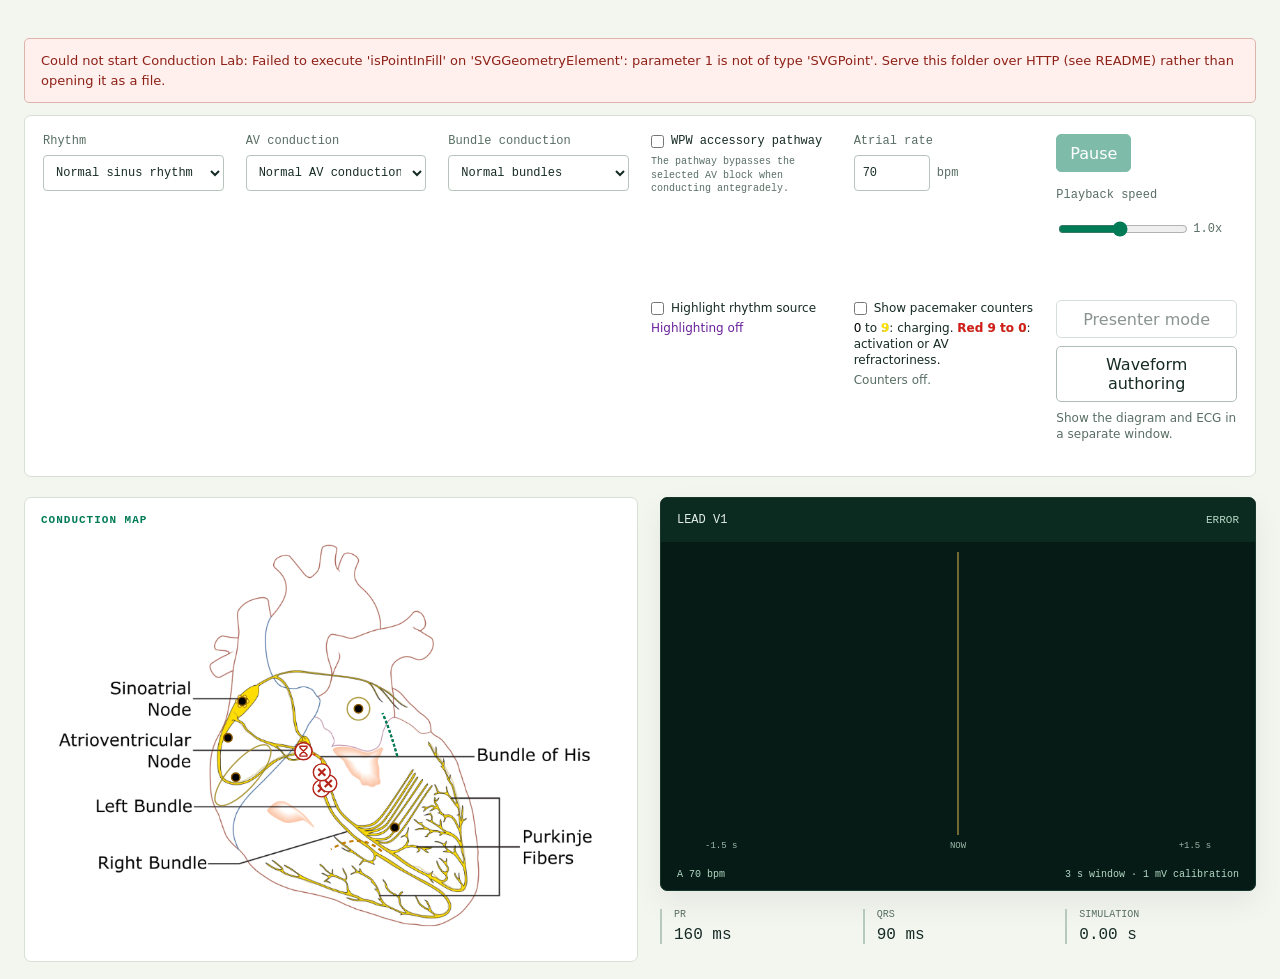
<file: index.html>
<!doctype html>
<html lang="en">
  <head>
    <meta charset="utf-8" />
    <meta name="viewport" content="width=device-width, initial-scale=1" />
    <title>Conduction Lab</title>
    <link rel="stylesheet" href="style.css?v=1" />
  </head>
  <body>
    <main class="app-shell">
      <div id="error-message" class="notice error" role="alert" hidden></div>
      <section class="scenario-bar" aria-label="Rhythm and conduction scenario">
        <label class="field">Rhythm
          <select id="rhythm-pattern">
            <option value="sinus">Normal sinus rhythm</option>
            <option value="wandering">Wandering pacemaker</option>
            <option value="pac">Atrial premature beats (APB/PAC)</option>
            <option value="avnrt">AV nodal reentrant tachycardia (AVNRT)</option>
            <option value="avrt">AV reentrant tachycardia (AVRT)</option>
            <option value="atrial_tachy">Focal atrial tachycardia</option>
            <option value="multifocal_atrial_tachy">Multifocal atrial tachycardia (MAT)</option>
            <option value="flutter">Atrial flutter</option>
            <option value="afib">Atrial fibrillation (A Fib)</option>
            <option value="junctional">Junctional rhythm</option>
            <option value="junctional_tachy">Junctional tachycardia</option>
            <option value="vt">Ventricular tachycardia</option>
            <option value="pvc">Ventricular premature beats (PVCs)</option>
            <option value="vfib">Ventricular fibrillation (V Fib)</option>
          </select>
        </label>
        <div class="scenario-slot av-slot">
          <label class="field" id="av-field">AV conduction
            <select id="av-pattern" aria-describedby="av-reentry-note junctional-av-note">
              <option value="normal">Normal AV conduction</option>
              <option value="first">First-degree AV block</option>
              <option value="mobitz1">Second-degree: Mobitz I</option>
              <option value="mobitz2">Second-degree: Mobitz II</option>
              <option value="third">Third-degree AV block</option>
            </select>
            <small id="av-reentry-note" hidden>AV block controls are unavailable for these schematic rhythms.</small>
            <small id="junctional-av-note" hidden>AV block settings do not change junctional or retrograde timing in this simplified model, even in complete block.</small>
          </label>
          <label class="field refractory-field" id="refractory-field" hidden>
            <span>AV nodal refractory period</span>
            <span><input id="av-refractory" type="range" min="100" max="800" step="10" value="350" aria-describedby="refractory-note" /> <output id="refractory-value" for="av-refractory">350 ms</output></span>
            <small id="refractory-note">Longer refractory periods reduce AV nodal conduction.</small>
          </label>
        </div>
        <label class="field">Bundle conduction
          <select id="bundle-pattern">
            <option value="none">Normal bundles</option>
            <option value="rbbb">Right bundle branch block</option>
            <option value="lbbb">Left bundle branch block</option>
          </select>
        </label>
        <div class="scenario-slot wpw-slot">
          <div id="wpw-field" class="field">
            <label class="checkbox-label"><input id="wpw-enabled" type="checkbox" aria-describedby="wpw-note" /> WPW accessory pathway</label>
            <small id="wpw-note">The pathway bypasses the selected AV block when conducting antegradely.</small>
          </div>
        </div>
        <div class="scenario-slot rate-slot">
          <label class="field number-field" id="rate-field"><span id="rate-label">Atrial rate</span> <span><input id="heart-rate" type="number" min="40" max="120" value="70" /> bpm</span></label>
        </div>
        <div class="transport" role="group" aria-label="Playback controls">
          <button id="pause-button" class="primary-control" aria-pressed="false" disabled>Pause</button>
          <label class="field speed-field">Playback speed <input id="speed" type="range" min="0.1" max="2" step="0.1" value="1" /><output id="speed-value" for="speed">1.0x</output></label>
        </div>
        <div class="scenario-slot option-slot">
          <label class="field" id="pvc-focus-field" hidden>PVC focus
            <select id="pvc-focus"><option value="lv">Left ventricle</option><option value="rv">Right ventricle</option></select>
          </label>
          <label class="field number-field" id="pr-field" hidden>PR interval <span><input id="pr-interval" type="number" min="220" max="380" step="10" value="260" /> ms</span></label>
          <label class="field number-field" id="wenckebach-field" hidden>Initial PR <span><input id="wenckebach-pr" type="number" min="120" max="200" step="10" value="160" /> ms</span></label>
          <label class="field number-field" id="escape-field" hidden>Junctional escape <span><input id="escape-rate" type="number" min="20" max="60" value="40" /> bpm</span></label>
        </div>
        <div class="scenario-slot option-slot">
          <label class="field number-field" id="pr-step-field" hidden>Initial PR increment <span><input id="pr-step" type="number" min="20" max="60" step="10" value="40" /> ms</span></label>
        </div>
        <div class="scenario-slot option-slot">
          <label class="field" id="ratio-field" hidden>Conduction pattern
            <select id="conducted-beats"><option value="2">2 conducted, 1 blocked</option><option value="3" selected>3 conducted, 1 blocked</option><option value="4">4 conducted, 1 blocked</option><option value="5">5 conducted, 1 blocked</option></select>
          </label>
        </div>
        <div class="source-controls">
          <label class="checkbox-label"><input id="highlight-source" type="checkbox" aria-describedby="source-description" /> Highlight rhythm source</label>
          <span id="source-description">Highlighting off</span>
        </div>
        <div class="automaticity-controls">
          <label class="checkbox-label"><input id="show-automaticity" type="checkbox" aria-describedby="automaticity-legend automaticity-status" /> Show pacemaker counters</label>
          <span id="automaticity-legend"><span class="counter-zero">0</span> to <span class="counter-nine">9</span>: charging. <span class="counter-reset">Red 9 to 0</span>: activation or AV refractoriness.</span>
          <span id="automaticity-status">Counters off.</span>
        </div>
        <div class="display-actions">
          <button id="presenter-mode" aria-pressed="false" aria-describedby="presenter-status" disabled>Presenter mode</button>
          <button id="developer-toggle" aria-expanded="false" aria-controls="developer-panel">Waveform authoring</button>
          <span id="presenter-status" role="status">Show the diagram and ECG in a separate window.</span>
        </div>
      </section>
      <section class="teaching-grid" aria-label="Synchronized anatomy and ECG">
        <div class="anatomy-panel">
          <div class="section-heading">
            <span class="eyebrow">CONDUCTION MAP</span>
          </div>
          <svg id="anatomy" viewBox="0 0 822 566" role="img" aria-labelledby="anatomy-title anatomy-description">
            <title id="anatomy-title">Cardiac conduction system</title>
            <desc id="anatomy-description">Arrowheads show the direction of electrical impulses through the heart's conduction pathways. Ectopic atrial beats do not animate the atrial pathways. Circles mark atrial, AV nodal, and ventricular firing sites. Optional purple outlines identify modeled rhythm sources. Optional pacemaker counters illustrate charging from black 0 to yellow 9, with a red countdown during local activation in the atria, AV node, and each ventricle; they do not generate beats. In AF and flutter, the red AV countdown spans the selected refractory period and blocked inputs do not reset it. AF atrial digits show irregular local activation. Flutter counters follow reentry and the independent SA clock. RBBB delays right ventricular counters and LBBB delays left ventricular counters. Schematic loops show reentry during focal atrial tachycardia, flutter, and AVNRT. The left-sided accessory pathway is dashed green for AVRT and WPW; antegrade conduction initiates early left ventricular depolarization. AF with WPW illustrates atrial and ventricular fibrillation with schematic local counters. Blocked pathways are marked in red.</desc>
            <image href="CCS.png" width="822" height="566" />
            <g id="anatomy-overlays"></g>
          </svg>
        </div>
        <div class="rhythm-panel">
          <section class="monitor" aria-label="V1 rhythm strip">
            <div class="monitor-header"><span>LEAD V1</span><span id="monitor-status">LOADING</span></div>
            <div id="ecg-plot" role="img" aria-label="Continuous V1 rhythm strip with the current instant at its center, 1.5 seconds of history and 1.5 seconds of upcoming activity">
              <canvas id="ecg-canvas" aria-hidden="true"></canvas>
              <div id="ecg-waveform" aria-hidden="true"><div id="ecg-trace"></div></div>
              <div class="ecg-playhead" aria-hidden="true"></div>
              <div class="ecg-axis" aria-hidden="true"><span>-1.5 s</span><span>NOW</span><span>+1.5 s</span></div>
            </div>
            <div class="monitor-footer"><span id="readout">A 70 bpm</span><span>3 s window · 1 mV calibration</span></div>
          </section>
          <div class="measurements" aria-label="Electrical measurements">
            <div><span>PR</span><strong id="pr-readout">160 ms</strong></div>
            <div><span>QRS</span><strong id="qrs-readout">90 ms</strong></div>
            <div><span>SIMULATION</span><strong id="time-readout">0.00 s</strong></div>
          </div>
        </div>
      </section>
      <aside id="developer-panel" class="developer-panel" hidden aria-labelledby="authoring-title">
        <div class="panel-header"><div><p class="eyebrow">AUTHORING · SEPARATE FROM CONDUCTION RULES</p><h2 id="authoring-title">V1 waveform constructor</h2></div><button id="developer-close">Close authoring</button></div>
        <p class="small-note">Automatic morphology follows the selected bundle pattern. Custom morphology changes the ECG, not the conduction mechanism; rhythm-specific P-wave shapes still apply. PR comes from the scenario; QT and ventricular component durations come from this editor. Edits enter the recording from offscreen.</p>
        <div class="constructor-summary">
          <label class="field">Morphology <select id="waveform-select"><option value="automatic">Automatic V1</option></select></label>
          <button id="duplicate-waveform">Duplicate to edit</button>
        </div>
        <div id="custom-warning" class="notice" hidden>Custom morphology is active. It may not show the characteristic V1 appearance or QRS width of the selected bundle block. Choose Automatic V1 to restore the teaching templates.</div>
        <fieldset id="waveform-fields" disabled>
          <div class="constructor-summary">
            <label class="field name-field">Waveform name <input id="waveform-name" type="text" maxlength="80" /></label>
            <label class="field number-field">QT interval <span><input id="qt-interval" type="number" min="120" max="2000" step="1" /> ms</span></label>
          </div>
          <div class="segment-controls">
            <label class="field">PR offset (mV) <input id="pr-offset" type="range" min="-0.5" max="0.5" step="0.01" value="0" /><output id="pr-offset-value">0.00</output></label>
            <label class="field">ST offset (mV) <input id="st-offset" type="range" min="-0.5" max="0.5" step="0.01" value="0" /><output id="st-offset-value">0.00</output></label>
          </div>
          <div id="wave-editor" class="wave-editor"></div>
        </fieldset>
        <div class="developer-actions"><button id="save-waveform" class="primary-control" disabled>Save waveform</button><button id="delete-waveform" class="danger-button" disabled>Delete waveform</button><span class="action-spacer"></span><button id="export-waveforms">Export library</button><label class="file-button">Import library<input id="import-waveforms" type="file" accept="application/json" /></label></div>
        <p id="authoring-status" role="status" class="small-note"></p>
      </aside>
    </main>
    <script src="conduction.js?v=4"></script>
    <script src="ecg-strip.js?v=2"></script>
    <script src="automaticity.js?v=6"></script>
    <script src="script.js?v=14"></script>
  </body>
</html>
</file>
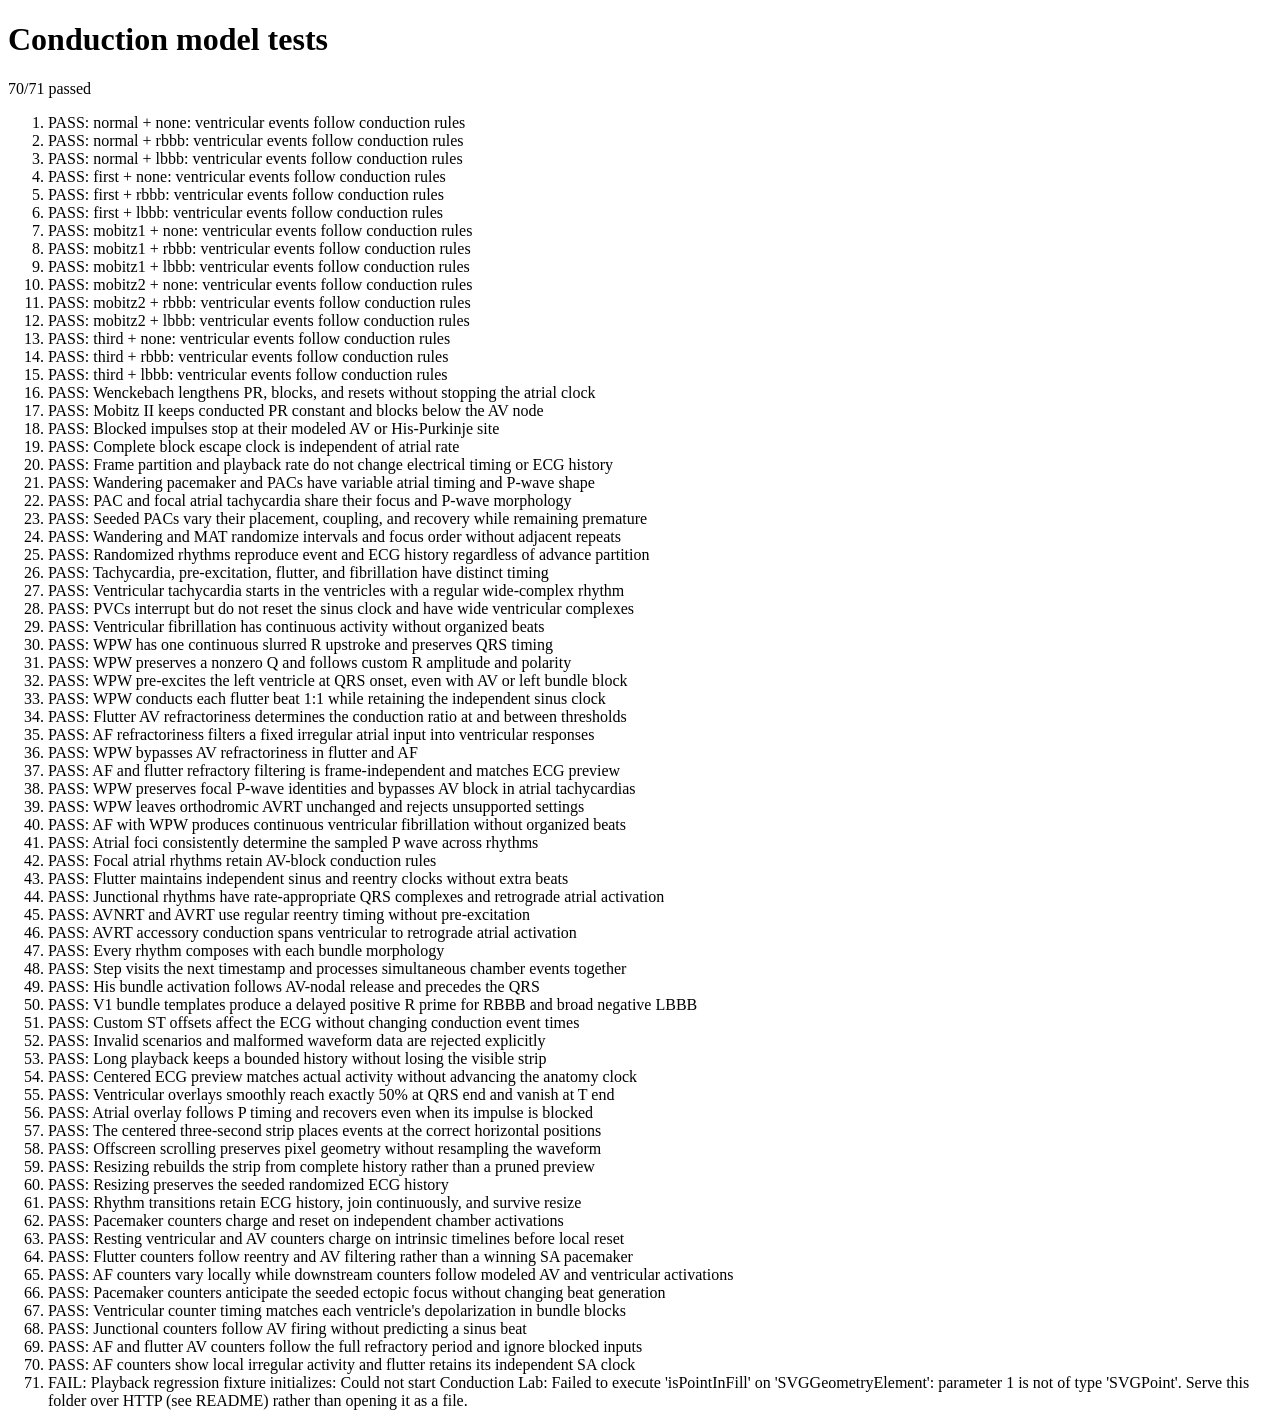
<file: tests.html>
<!doctype html>
<html lang="en">
  <head><meta charset="utf-8" /><title>Conduction model tests</title></head>
  <body>
    <h1>Conduction model tests</h1>
    <p id="result">Running...</p>
    <ol id="results"></ol>
    <script src="conduction.js?v=4"></script>
    <script src="ecg-strip.js?v=2"></script>
    <script src="automaticity.js?v=6"></script>
    <script src="conduction.test.js?v=16"></script>
  </body>
</html>
</file>
<file: style.css>
:root {
  --ink: #162b25;
  --muted: #586e64;
  --paper: #f3f5ef;
  --line: #d7dfd7;
  --green: #007b56;
  --deep: #061b15;
  --red: #b42318;
}
* { box-sizing: border-box; }
[hidden] { display: none !important; }
body { margin: 0; min-width: 320px; background: var(--paper); color: var(--ink); font-family: system-ui, sans-serif; }
button, input, select { font: inherit; }
button, .file-button { min-height: 38px; padding: 8px 13px; border: 1px solid #aebeb4; border-radius: 5px; background: white; color: var(--ink); cursor: pointer; }
button:hover, .file-button:hover { border-color: var(--green); }
button:disabled { opacity: .5; cursor: default; }
:focus-visible { outline: 3px solid #007b56; outline-offset: 3px; }
.primary-control { background: var(--green); border-color: var(--green); color: white; }
.app-shell { width: min(1540px, calc(100% - 48px)); margin: auto; padding: 26px 0 16px; }
.panel-header, .section-heading, .monitor-header, .monitor-footer { display: flex; align-items: center; justify-content: space-between; gap: 16px; }
.eyebrow { margin: 0 0 6px; color: var(--green); font: 700 11px ui-monospace, monospace; letter-spacing: 1px; }
h1, h2 { margin: 0; font-family: Georgia, serif; font-weight: normal; }
h1 { font-size: clamp(32px, 4vw, 46px); }
h2 { font-size: 27px; }
.small-note { color: var(--muted); font-size: 12px; line-height: 1.65; }
.scenario-bar { display: grid; grid-template-columns: repeat(auto-fit, minmax(min(100%, 180px), 1fr)); align-items: start; gap: 16px 22px; padding: 18px; margin-bottom: 20px; background: white; border: 1px solid var(--line); border-radius: 7px; }
.scenario-slot { min-width: 0; }
.av-slot { min-height: 150px; }
.wpw-slot { min-height: 100px; }
.rate-slot { min-height: 57px; }
.option-slot { min-height: 60px; }
.field { display: grid; align-items: center; gap: 7px; color: var(--muted); font: 12px ui-monospace, monospace; }
.field input, .field select { min-width: 0; max-width: 100%; min-height: 36px; border: 1px solid #b7c5bc; border-radius: 4px; background: white; color: var(--ink); padding: 5px 8px; }
.field input[type=range] { padding: 0; accent-color: var(--green); }
#av-reentry-note, #junctional-av-note, #wpw-note, #refractory-note { max-width: 230px; line-height: 1.35; }
.refractory-field input { width: 140px; vertical-align: middle; }
.refractory-field output { white-space: nowrap; }
.checkbox-label { display: flex; align-items: center; gap: 7px; color: var(--ink); }
.field input[type=checkbox] { min-height: 0; margin: 0; accent-color: var(--green); }
.number-field input { width: 76px; }
.teaching-grid { display: grid; grid-template-columns: 1.03fr 1fr; gap: 22px; align-items: stretch; }
.anatomy-panel { padding: 16px; background: white; border: 1px solid var(--line); border-radius: 7px; }
.section-heading .eyebrow { margin: 0; }
.source-controls { display: grid; align-content: start; gap: 4px; min-height: 100px; font-size: 12px; line-height: 16px; }
.source-controls input { margin: 0; accent-color: #7625ab; }
#source-description { color: #69229b; }
.automaticity-controls { display: grid; align-content: start; gap: 4px; min-height: 100px; font-size: 12px; line-height: 16px; }
.automaticity-controls input { margin: 0; accent-color: var(--green); }
#automaticity-status { min-height: 32px; color: var(--muted); }
.display-actions { display: grid; gap: 8px; }
#presenter-status { min-height: 48px; color: var(--muted); font-size: 12px; line-height: 16px; }
.counter-zero { color: #000; }
.counter-nine { color: #ffe600; }
.counter-reset { color: #d7191c; }
.counter-nine, .counter-reset { font-weight: 700; -webkit-text-stroke: 0.15px #765c00; }
.automaticity-cell { font: 700 16px ui-monospace, monospace; text-anchor: middle; dominant-baseline: central; stroke: white; stroke-width: 2px; paint-order: stroke; }
.automaticity-cell[data-counter-region="SA Node"], .automaticity-cell[data-counter-region="AV Node"] { font-size: 24px; }
#anatomy { display: block; width: 100%; height: auto; margin: 10px 0; }
.rhythm-panel { min-width: 0; display: flex; flex-direction: column; }
.monitor { display: flex; flex-direction: column; flex: 1; overflow: hidden; border: 1px solid #17362c; border-radius: 7px; background: var(--deep); box-shadow: 0 12px 30px #17261e10; }
.monitor-header { min-height: 44px; padding: 10px 16px; background: #0b2a20; color: #e3eee9; font: 12px ui-monospace, monospace; }
#monitor-status { color: #b4d8c6; font-size: 11px; }
#ecg-plot { position: relative; height: 0; min-height: 265px; flex: 1; contain: size layout paint; }
#ecg-canvas { position: absolute; inset: 0; display: block; width: 100%; height: 100%; }
#ecg-waveform { position: absolute; top: 0; bottom: 0; left: 44px; right: 44px; overflow: hidden; contain: paint; }
#ecg-trace { position: absolute; inset: 0; }
#ecg-trace canvas { position: absolute; top: 0; left: 0; will-change: transform; }
.ecg-playhead { position: absolute; left: 50%; top: 10px; bottom: 24px; width: 1px; background: #d9b752; transform: translateX(-50%); }
.ecg-axis { position: absolute; left: 44px; right: 44px; bottom: 8px; display: flex; justify-content: space-between; color: #9bb8aa; font: 9px monospace; }
.monitor-footer { padding: 10px 16px; color: #b4d8c6; font: 10px ui-monospace, monospace; flex-wrap: wrap; }
.measurements { display: grid; grid-template-columns: repeat(3, 1fr); gap: 12px; padding: 18px 0; }
.measurements div { display: grid; gap: 6px; border-left: 2px solid #b7c9bd; padding-left: 12px; }
.measurements span { font: 10px ui-monospace, monospace; color: var(--muted); }
.measurements strong { font: 16px ui-monospace, monospace; font-variant-numeric: tabular-nums; }
.transport { display: flex; flex-wrap: wrap; align-items: end; gap: 16px; }
.speed-field { grid-template-columns: 130px 40px; }
.speed-field > input { grid-column: 1; }
.speed-field > output { grid-column: 2; grid-row: 2; align-self: center; }
.speed-field input { width: 130px; }
.developer-panel { margin-top: 26px; padding: 22px; border: 1px solid var(--line); border-radius: 7px; background: white; }
.panel-header { margin-bottom: 14px; }
.constructor-summary, .segment-controls { display: flex; flex-wrap: wrap; gap: 18px; align-items: end; margin: 18px 0; }
.name-field { flex: 1; min-width: 180px; }
fieldset { margin: 0; padding: 0; border: 0; min-width: 0; }
fieldset:disabled { opacity: .65; }
.wave-editor { display: grid; grid-template-columns: repeat(auto-fit, minmax(180px, 1fr)); gap: 12px; }
.wave-card { padding: 14px; border: 1px solid var(--line); border-top: 3px solid var(--wave-color); border-radius: 4px; background: #fbfcfa; }
.wave-card h3 { margin: 0 0 12px; font: normal 20px Georgia, serif; }
.wave-control { display: grid; grid-template-columns: 1fr 60px; gap: 6px; align-items: center; margin-top: 12px; color: var(--muted); font: 11px ui-monospace, monospace; }
.wave-control span { grid-column: 1 / -1; }
.wave-control input { min-width: 0; width: 100%; }
.wave-control input[type=range] { accent-color: var(--wave-color); }
.wave-control input[type=number] { height: 30px; border: 1px solid #b7c5bc; border-radius: 3px; padding: 3px; }
.developer-actions { display: flex; flex-wrap: wrap; gap: 8px; margin-top: 22px; padding-top: 18px; border-top: 1px solid var(--line); }
.danger-button { color: var(--red); }
.action-spacer { flex: 1; }
.file-button { display: inline-flex; align-items: center; }
.file-button input { width: 1px; height: 1px; opacity: 0; position: absolute; }
.file-button:focus-within { outline: 3px solid var(--green); outline-offset: 3px; }
.notice { margin: 12px 0; padding: 12px 16px; background: #fff3d4; color: #68460a; border: 1px solid #e3cc95; border-radius: 5px; font-size: 13px; line-height: 1.5; }
.error { background: #fff0ed; color: #8e2118; border-color: #dfb4ad; }
@media (max-width: 1000px) {
  .teaching-grid { grid-template-columns: 1fr; }
  .anatomy-panel { max-width: 760px; width: 100%; margin: auto; }
  #ecg-plot { height: clamp(300px, 50vw, 420px); flex: none; }
}
@media (max-width: 600px) {
  .app-shell { width: calc(100% - 24px); padding-top: 18px; }
  .panel-header { align-items: start; flex-direction: column; }
  .scenario-bar { padding: 14px; gap: 16px; }
  .scenario-bar .field { width: 100%; }
  .scenario-bar .number-field { width: auto; }
  .anatomy-panel { padding: 10px; }
  .scenario-bar .speed-field { width: auto; grid-template-columns: 110px 40px; }
  .speed-field input { width: 110px; }
  .measurements { gap: 8px; }
  .measurements strong { font-size: 13px; }
  .developer-panel { padding: 16px; }
  .wave-editor { grid-template-columns: 1fr; }
}
@media (max-width: 430px) {
  .monitor-footer { display: grid; gap: 4px; }
}
.presenter-shell { height: 100vh; padding: 20px; background: white; }
.presenter-shell .teaching-grid { height: 100%; grid-template-columns: 1fr 1fr; }
.presenter-shell .anatomy-panel { display: flex; align-items: center; min-height: 0; max-width: none; margin: 0; padding: 0; border: 0; }
.presenter-shell #anatomy { width: 100%; height: 100%; margin: 0; }
.presenter-shell .section-heading, .presenter-shell .monitor-header,
.presenter-shell .monitor-footer, .presenter-shell .measurements { display: none; }
.presenter-shell #ecg-plot { height: 0; min-height: 180px; flex: 1; }
@media (max-width: 700px) {
  .presenter-shell .teaching-grid { grid-template-columns: 1fr; grid-template-rows: 1fr 1fr; }
  .presenter-shell .anatomy-panel { min-height: 0; }
}
</file>
